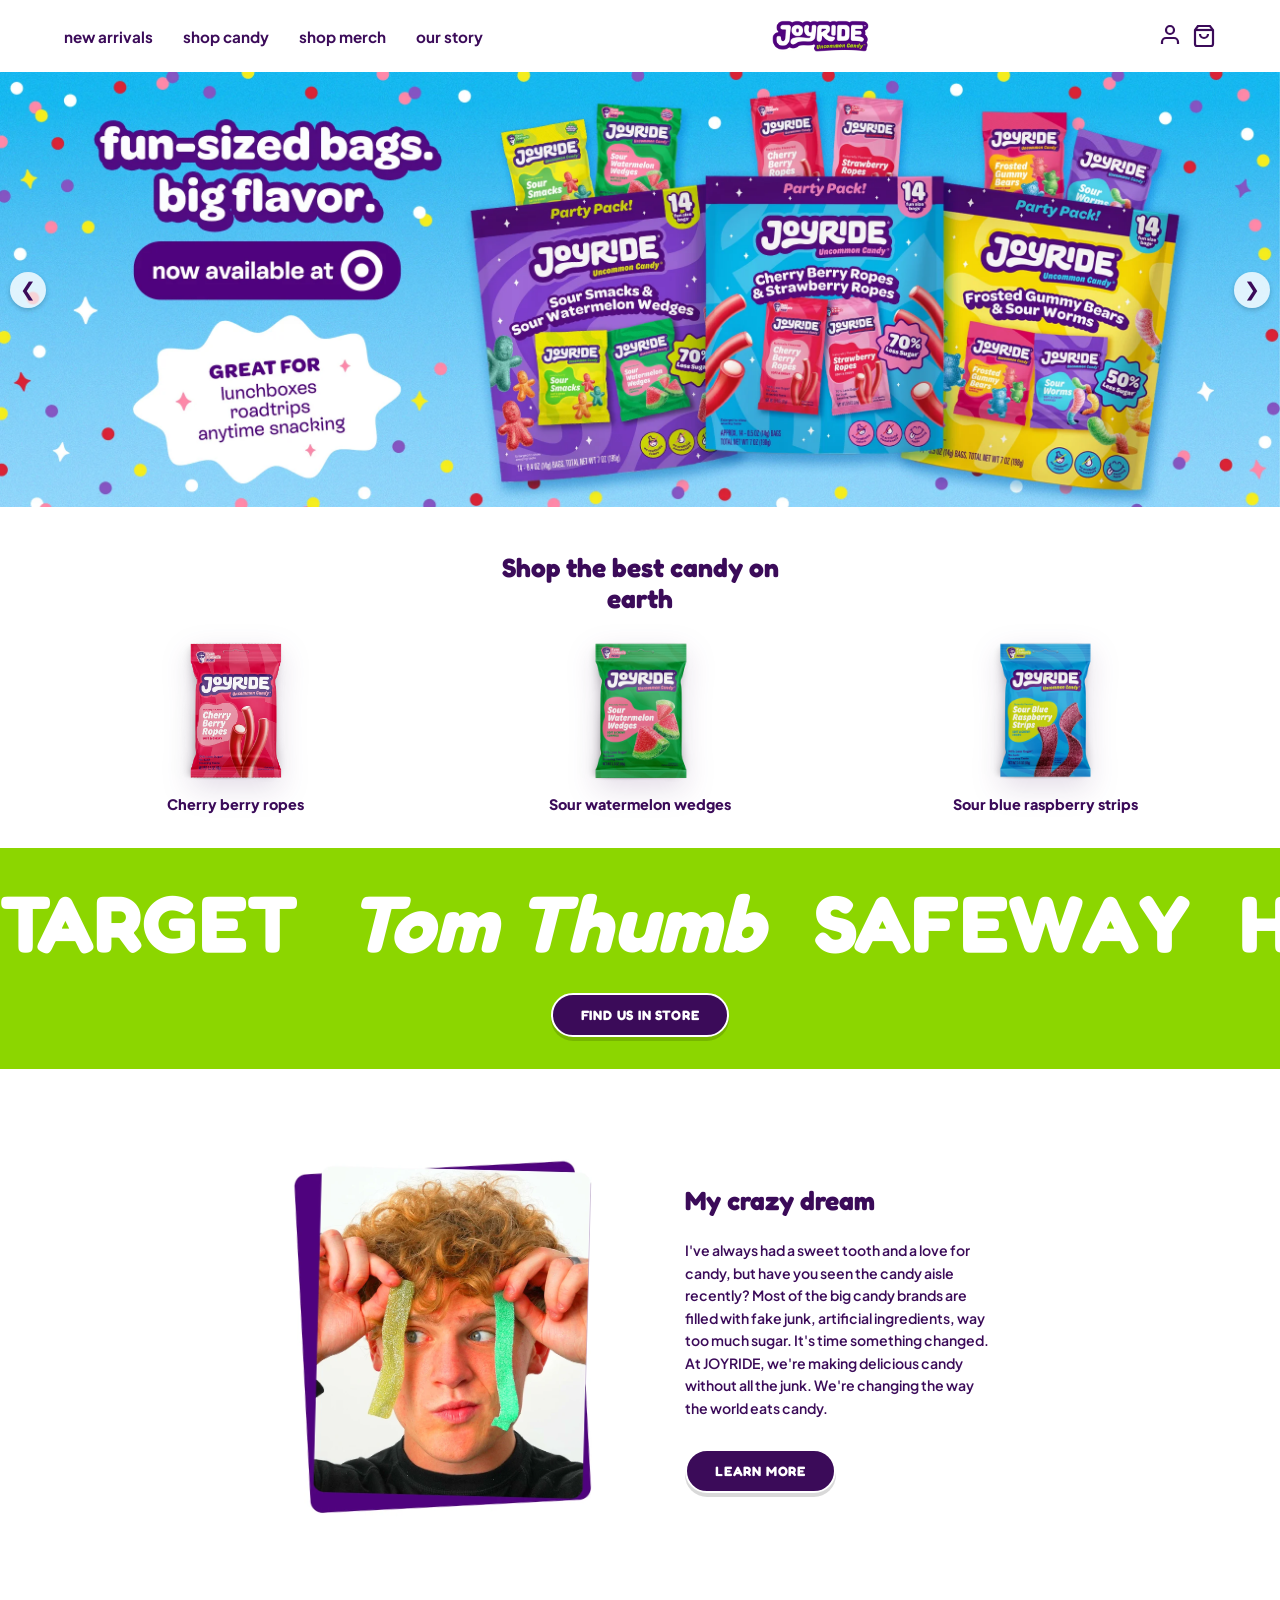
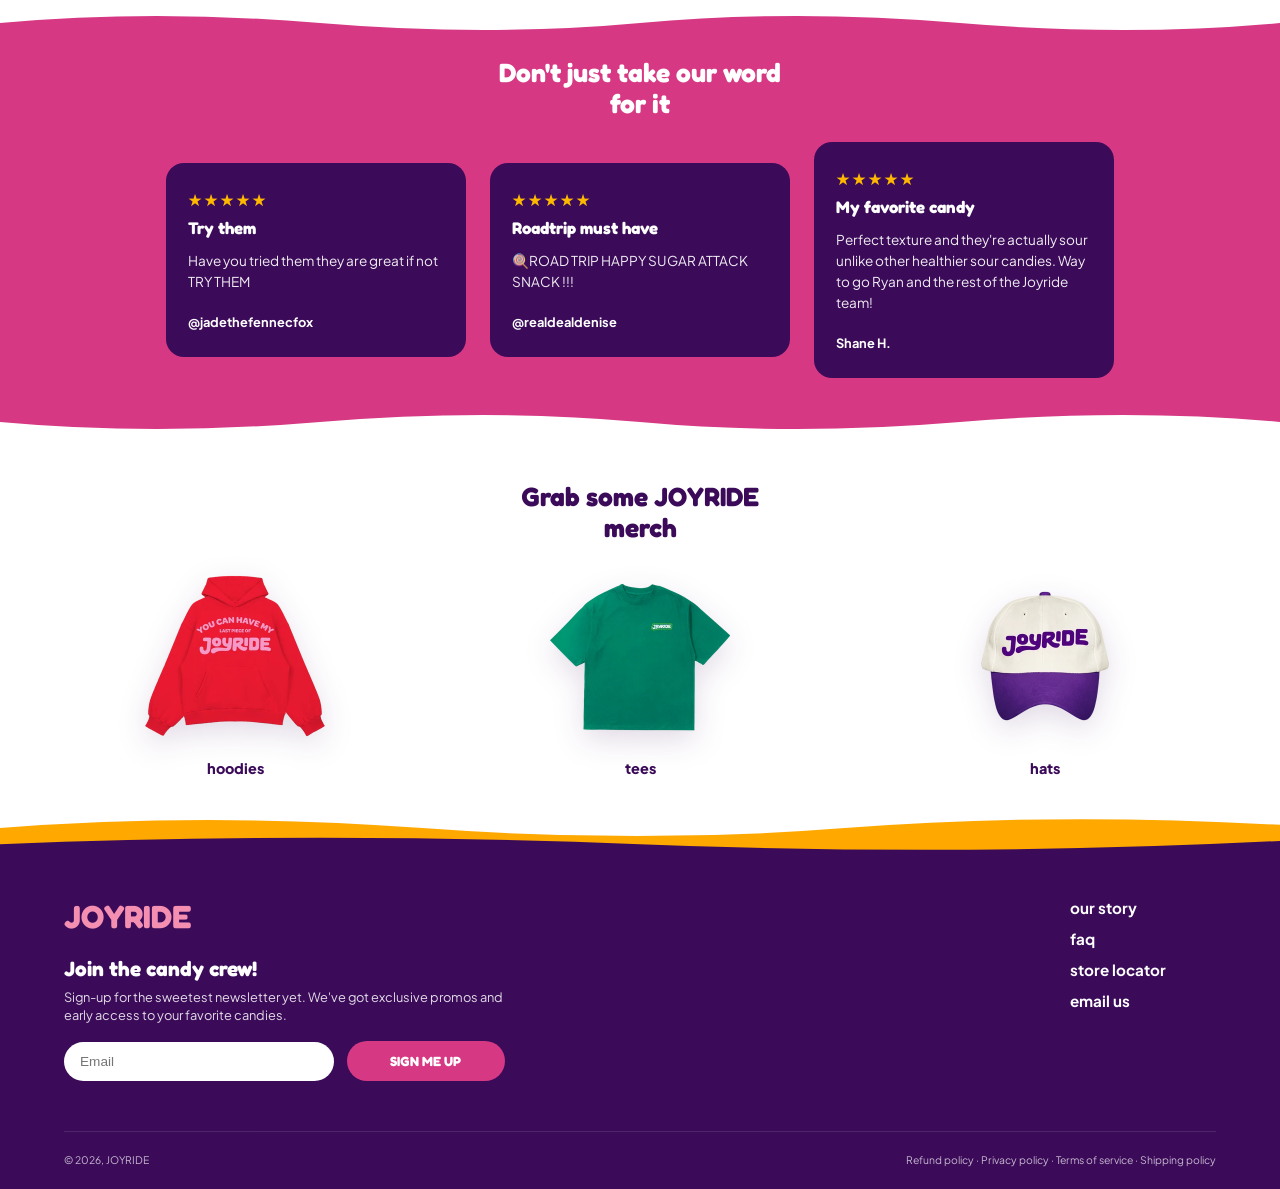
<file: index.html>
<!DOCTYPE html>
<html lang="en">
<head>
    <meta charset="UTF-8">
    <meta name="viewport" content="width=device-width, initial-scale=1.0">
    <title>JOYRIDE Sweets</title>
	<!-- https://www.w3schools.com/html/html_favicon.asp -->
	<link rel="icon" type="image/x-icon" href="/images/favicon_joyride.webp">
    <link rel="stylesheet" href="styles/style.css">
</head>
<body>
	<a href="#content">Skip to content</a>

    <!-- 1. HEADER -->
    <header>
		<!-- Laten maken door gemini -->
        <button aria-label="Open menu">
            <svg width="26" height="26" viewBox="0 0 24 24" fill="none" stroke="currentColor" stroke-width="2.5" stroke-linecap="round"><line x1="3" y1="6" x2="21" y2="6"></line><line x1="3" y1="12" x2="21" y2="12"></line><line x1="3" y1="18" x2="21" y2="18"></line></svg>
        </button>

        <nav>
            <a href="index.html">new arrivals</a>
            <a href="index.html">shop candy</a>
            <a href="index.html">shop merch</a>
            <a href="index.html">our story</a>
        </nav>

        <a href="index.html">
            <img src="images/logo.webp" alt="JOYRIDE">
        </a>

        <menu>
            <button aria-label="Account">
                <svg width="24" height="24" viewBox="0 0 24 24" fill="none" stroke="currentColor" stroke-width="2.2"><path d="M20 21v-2a4 4 0 0 0-4-4H8a4 4 0 0 0-4 4v2"></path><circle cx="12" cy="7" r="4"></circle></svg>
            </button>
			<!-- Laten maken door gemini -->
            <button aria-label="Shopping bag">
                <svg width="24" height="24" viewBox="0 0 24 24" fill="none" stroke="currentColor" stroke-width="2.2"><path d="M6 2L3 6v14a2 2 0 0 0 2 2h14a2 2 0 0 0 2-2V6l-3-4z"></path><line x1="3" y1="6" x2="21" y2="6"></line><path d="M16 10a4 4 0 0 1-8 0"></path></svg>
            </button>
        </menu>
    </header>

    <main id="content">
        <!-- SECTIE 1: HERO CAROUSEL -->
        <section>
            <figure>
                <picture class="active">
                    <source media="(min-width: 1024px)" srcset="images/hero_groot.webp">
                    <img src="images/Hero_img.webp" alt="Joyride Hero 1">
                </picture>
                
                <picture>
                    <source media="(min-width: 1024px)" srcset="images/herogroot_2.webp">
                    <img src="images/hero_img2.webp" alt="Joyride Hero 2">
                </picture>

                <button aria-label="Previous slide">❮</button>
                <button aria-label="Next slide">❯</button>
            </figure>
        </section>

        <!-- SECTIE 2: PRODUCT SLIDER -->
        <section>
            <h2>Shop the best candy on<br>earth</h2>

            <figure>
                <button aria-label="Previous product">❮</button>

                <article class="active">
                    <a href="product.html">
                        <img src="images/CherryBerry.webp" alt="Cherry berry ropes">
                        <p>Cherry berry ropes</p>
                    </a>
                </article>

                <article>
                    <a href="product.html">
                        <img src="images/Watermelon.webp" alt="Sour watermelon wedges">
                        <p>Sour watermelon wedges</p>
                    </a>
                </article>

                <article>
                    <a href="product.html">
                        <img src="images/SourStrips.webp" alt="Sour blue raspberry strips">
                        <p>Sour blue raspberry strips</p>
                    </a>
                </article>

                <button aria-label="Next product">❯</button>
            </figure>
        </section>

        <!-- SECTIE 3:BANNER-->
        <section>
            <ul>
                <!-- Rijtje 1 -->
                <li>TARGET</li>
                <li><em>Tom Thumb</em></li>
                <li>SAFEWAY</li>
                <li>H-E-B</li>
                <li><em>ACME</em></li>
                
                <!-- Rijtje 2 -->
                <li aria-hidden="true">TARGET</li>
                <li aria-hidden="true"><em>Tom Thumb</em></li>
                <li aria-hidden="true">SAFEWAY</li>
                <li aria-hidden="true">H-E-B</li>
                <li aria-hidden="true"><em>ACME</em></li>
            </ul>
            <a href="#">FIND US IN STORE</a>
        </section>

        <!-- SECTIE 4: RYAN TRAHAN-->
        <section>
            <figure>
                <img src="images/ryan.webp" alt="Ryan Trahan holding candy">
            </figure>
            <article>
                <h2>My crazy dream</h2>
                <p>I've always had a sweet tooth and a love for candy, but have you seen the candy aisle recently? Most of the big candy brands are filled with fake junk, artificial ingredients, way too much sugar. It's time something changed. At JOYRIDE, we're making delicious candy without all the junk. We're changing the way the world eats candy.</p>
                <a href="#">LEARN MORE</a>
            </article>
        </section>

        <!-- SECTIE 5: REVIEWS-->
		 <!-- svg laten maken door gemini -->
        <svg viewBox="0 0 500 50" preserveAspectRatio="none">
            <path d="M0,50 L0,25 Q60,0 125,25 T250,25 T375,25 T500,25 L500,50 Z" fill="#D63884"></path>
        </svg>

        <section>
            <h2>Don't just take our word<br>for it</h2>

            <figure>
                <button aria-label="Previous review">❮</button>

                <article class="active">
                    <p>★★★★★</p>
                    <h3>Try them</h3>
                    <p>Have you tried them they are great if not TRY THEM</p>
                    <strong>@jadethefennecfox</strong>
                </article>

                <article>
                    <p>★★★★★</p>
                    <h3>Roadtrip must have</h3>
                    <p>🍭ROAD TRIP HAPPY SUGAR ATTACK SNACK !!!</p>
                    <strong>@realdealdenise</strong>
                </article>

                <article>
                    <p>★★★★★</p>
                    <h3>My favorite candy</h3>
                    <p>Perfect texture and they're actually sour unlike other healthier sour candies. Way to go Ryan and the rest of the Joyride team!</p>
                    <strong>Shane H.</strong>
                </article>

                <button aria-label="Next review">❯</button>
            </figure>
        </section>
		
		<!-- svg laten maken door gemini -->
        <svg viewBox="0 0 500 50" preserveAspectRatio="none">
            <path d="M0,0 L0,25 Q60,50 125,25 T250,25 T375,25 T500,25 L500,0 Z" fill="#D63884"></path>
        </svg>

        <!-- SECTIE 6: MERCH-->
        <section>
            <h2>Grab some JOYRIDE<br>merch</h2>

            <figure>
                <button aria-label="Previous merch">❮</button>

                <article class="active">
                    <img src="images/Trui.webp" alt="Joyride Hoodie">
                    <p>hoodies</p>
                </article>

                <article>
                    <img src="images/shirt.webp" alt="Joyride Tee">
                    <p>tees</p>
                </article>

                <article>
                    <img src="images/pet.webp" alt="Joyride Hat">
                    <p>hats</p>
                </article>

                <button aria-label="Next merch">❯</button>
            </figure>
        </section>
    </main>

    <!-- 7. FOOTER-->
	 <!-- Svg laten maken door gemini -->
    <svg viewBox="0 0 500 70" preserveAspectRatio="none">
        <path d="M0,70 L0,25 Q80,0 165,25 T330,25 T500,20 L500,70 Z" fill="#FFA800"></path>
        <path d="M0,70 L0,50 Q125,30 250,50 T500,45 L500,70 Z" fill="#3B0B59"></path>
    </svg>

    <footer>
        <section>
            <h3>JOYRIDE</h3>
            <ul>
                <li><a href="#">our story</a></li>
                <li><a href="#">faq</a></li>
                <li><a href="#">store locator</a></li>
                <li><a href="#">email us</a></li>
            </ul>

            <form>
                <h4>Join the candy crew!</h4>
                <p>Sign-up for the sweetest newsletter yet. We've got exclusive promos and early access to your favorite candies.</p>
                <input type="email" placeholder="Email">
                <button type="button">SIGN ME UP</button>
            </form>
        </section>

        <small>
            <p>© 2026, JOYRIDE</p>
            <p>Refund policy · Privacy policy · Terms of service · Shipping policy</p>
        </small>
    </footer>

    <script src="scripts/script.js"></script>
</body>
</html>
</file>
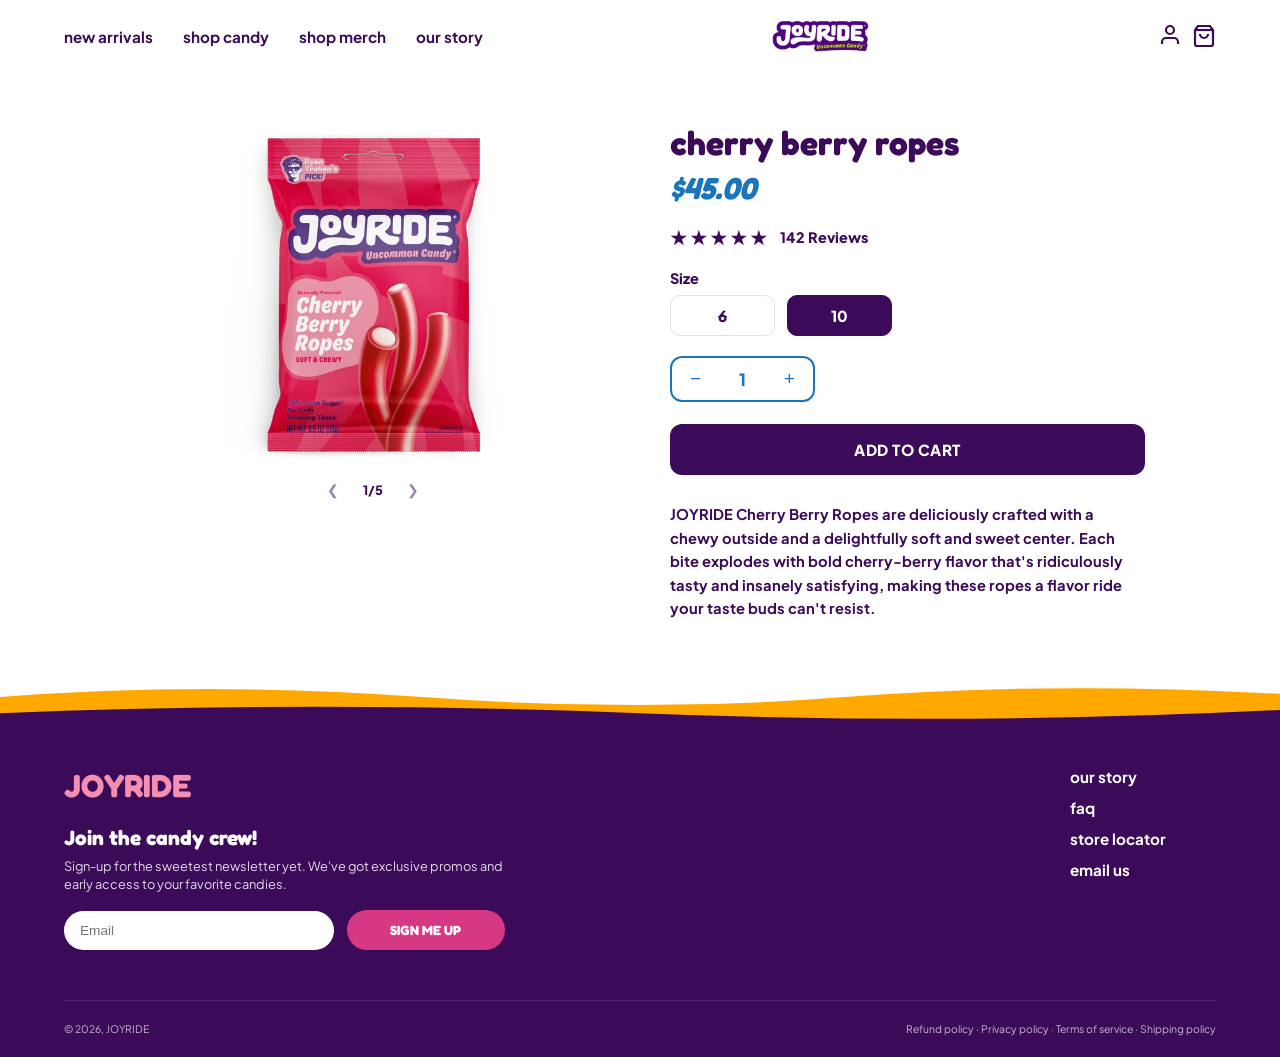
<file: product.html>
<!DOCTYPE html>
<html lang="en">
<head>
    <meta charset="UTF-8">
    <meta name="viewport" content="width=device-width, initial-scale=1.0">
    <title>Cherry Berry Ropes - JOYRIDE</title>
    <!-- https://www.w3schools.com/html/html_favicon.asp -->
    <link rel="icon" type="image/x-icon" href="/images/favicon_joyride.webp">
    <link rel="stylesheet" href="styles/style.css">
</head>
<body>

    <!-- 1. HEADER-->
    <header>
        <!-- svg laten maken door gemini -->
        <button aria-label="Open menu">
            <svg width="26" height="26" viewBox="0 0 24 24" fill="none" stroke="currentColor" stroke-width="2.5" stroke-linecap="round"><line x1="3" y1="6" x2="21" y2="6"></line><line x1="3" y1="12" x2="21" y2="12"></line><line x1="3" y1="18" x2="21" y2="18"></line></svg>
        </button>

        <nav>
            <a href="index.html">new arrivals</a>
            <a href="index.html">shop candy</a>
            <a href="index.html">shop merch</a>
            <a href="index.html">our story</a>
        </nav>

        <a href="index.html">
            <img src="images/logo.webp" alt="JOYRIDE">
        </a>

        <menu>
            <!-- svg laten maken door gemini -->
            <button aria-label="Account">
                <svg width="24" height="24" viewBox="0 0 24 24" fill="none" stroke="currentColor" stroke-width="2.2"><path d="M20 21v-2a4 4 0 0 0-4-4H8a4 4 0 0 0-4 4v2"></path><circle cx="12" cy="7" r="4"></circle></svg>
            </button>
            <!-- svg laten maken door gemini -->
            <button aria-label="Shopping bag">
                <svg width="24" height="24" viewBox="0 0 24 24" fill="none" stroke="currentColor" stroke-width="2.2"><path d="M6 2L3 6v14a2 2 0 0 0 2 2h14a2 2 0 0 0 2-2V6l-3-4z"></path><line x1="3" y1="6" x2="21" y2="6"></line><path d="M16 10a4 4 0 0 1-8 0"></path></svg>
            </button>
        </menu>
    </header>

    <!-- 2. PRODUCT DETAIL SECTIE-->
    <main>
        <section>
            
            <!--Afbeelding en teller -->
            <figure>
                <img src="images/CherryBerry.webp" alt="Cherry Berry Ropes">
                <figcaption>
                    <button type="button" aria-label="Previous image">❮</button>
                    <output>1/5</output>
                    <button type="button" aria-label="Next image">❯</button>
                </figcaption>
            </figure>

            <!--Alle informatie en knoppen -->
            <article>
                <h1>cherry berry ropes</h1>
                <p>$45.00</p>
                <p>★★★★★ <strong>142 Reviews</strong></p>

                <form>
                    <!--Size knoppen -->
                    <fieldset>
                        <legend>Size</legend>
                        <button type="button"><s>6</s></button>
                        <button type="button">10</button>
                    </fieldset>

                    <!--Aantal (- 1 +) -->
                    <fieldset>
                        <button type="button" aria-label="Decrease quantity">−</button>
                        <output>1</output>
                        <button type="button" aria-label="Increase quantity">+</button>
                    </fieldset>

                    <!-- Winkelwagen knop -->
                    <button type="submit">ADD TO CART</button>
                </form>

                <!-- Beschrijving -->
                <p>
                    JOYRIDE Cherry Berry Ropes are deliciously crafted with a chewy outside and a delightfully soft and sweet center. Each bite explodes with bold cherry-berry flavor that's ridiculously tasty and insanely satisfying, making these ropes a flavor ride your taste buds can't resist.
                </p>
            </article>

        </section>
    </main>

    <!-- 3. FOOTER-->
     <!-- svg laten maken door gemini -->
    <svg viewBox="0 0 500 70" preserveAspectRatio="none">
        <path d="M0,70 L0,25 Q80,0 165,25 T330,25 T500,20 L500,70 Z" fill="#FFA800"></path>
        <path d="M0,70 L0,50 Q125,30 250,50 T500,45 L500,70 Z" fill="#3B0B59"></path>
    </svg>

    <footer>
        <section>
            <h3>JOYRIDE</h3>
            <ul>
                <li><a href="#">our story</a></li>
                <li><a href="#">faq</a></li>
                <li><a href="#">store locator</a></li>
                <li><a href="#">email us</a></li>
            </ul>

            <form>
                <h4>Join the candy crew!</h4>
                <p>Sign-up for the sweetest newsletter yet. We've got exclusive promos and early access to your favorite candies.</p>
                <input type="email" placeholder="Email">
                <button type="button">SIGN ME UP</button>
            </form>
        </section>

        <small>
            <p>© 2026, JOYRIDE</p>
            <p>Refund policy · Privacy policy · Terms of service · Shipping policy</p>
        </small>
    </footer>

</body>
</html>
</file>
<file: styles/style.css>
/* ==============
   VARIABLE FONTS
   ============== */
@font-face {
    font-family: 'Fredoka';
    font-style: normal;
    font-weight: 300 700;
    font-display: swap;
    src: url('../fonts/Fredoka-VariableFont_wdth,wght.woff2') format('woff2'); 
} 
/* https://fonts.google.com/specimen/Fredoka */

@font-face {
    font-family: 'Plus Jakarta Sans';
    font-style: normal;
    font-weight: 200 800;
    font-display: swap;
    src: url('../fonts/PlusJakartaSans-VariableFont_wght.woff2') format('woff2');
}
/* https://fonts.google.com/specimen/Plus+Jakarta+Sans?preview.script=Latn */

/* ==========
   VARIABELEN
   ========== */
:root {
    --purple: #3B0B59;
    --hero-blue: #6AD1F7;
    --lime-green: #8CD600;
    --magenta: #D63884;
    --orange-wave: #FFA800;
    --white: #FFFFFF;
}

* {
    margin: 0;
    padding: 0;
    box-sizing: border-box;
}

body {
    font-family: 'Plus Jakarta Sans', sans-serif;
    background-color: var(--white);
    color: var(--purple);
    overflow-x: hidden;
    text-align: center;
}

h1, h2, h3, h4 {
    font-family: 'Fredoka', sans-serif;
}

main h2 {
    font-size: 1.65rem;
    line-height: 1.15;
    font-weight: 800;
    color: var(--purple);
    margin-bottom: 24px;
}

/* Paarse knoppen in Sectie 3 en Sectie 4 */
main > section:nth-of-type(3) a,
main > section:nth-of-type(4) a {
    display: inline-block;
    background-color: var(--purple);
    color: var(--white);
    font-family: 'Fredoka', sans-serif;
    font-size: 0.85rem;
    font-weight: 700;
    letter-spacing: 0.8px;
    text-decoration: none;
    padding: 12px 28px;
    border-radius: 99px;
    border: 2px solid var(--white);
    box-shadow: 0 4px 0 rgba(0, 0, 0, 0.15);
    text-transform: uppercase;
}

/* ===================
   SKIP CONTENT KNOP
   ==================*/
body > a {
    position: fixed;
    top: 0;
    left: 0;
    z-index: 999; 
    background-color: rgba(104, 18, 137, 0.92); 
    color: var(--white);
    font-family: 'Plus Jakarta Sans', sans-serif;
    font-weight: 700;
    font-size: 1rem;
    letter-spacing: 0.5px;
    text-decoration: none;
    padding: 16px 28px;
    border-radius: 14px;
    border: 2.5px solid var(--white);
    
    transform: translateY(-200%);
    
}

body > a:focus {
    transform: translateY(0);
}


/* ==========
   1. HEADER
   ========== */
header {
    display: flex;
    justify-content: space-between;
    align-items: center;
    padding: 14px 18px;
    background-color: var(--white);
    position: sticky;
    top: 0;
    z-index: 100;
}

header button {
    background: none;
    border: none;
    color: var(--purple);
    cursor: pointer;
    display: flex;
    align-items: center;
}

header img {
    height: 32px; 
    width: auto;
    display: block;
}

header nav, 
header menu button:first-of-type { 
    display: none; 
}

header menu { 
    display: flex; 
    gap: 10px; 
    list-style: none;
}

/* =======================
   SECTIE 1: HERO CAROUSEL
   ======================= */
main > section:nth-of-type(1):not(:only-of-type) {
    width: 100%;
    background-color: var(--hero-blue);
}

main > section:nth-of-type(1):not(:only-of-type) figure {
    position: relative;
    width: 100%;
    overflow: hidden;
}

main > section:nth-of-type(1):not(:only-of-type) picture {
    display: none;
    width: 100%;
}

main > section:nth-of-type(1):not(:only-of-type) picture.active {
    display: block;
}

main > section:nth-of-type(1):not(:only-of-type) img {
    width: 100%;
    height: auto;
    display: block;
}

main > section:nth-of-type(1):not(:only-of-type) button {
    position: absolute;
    top: 50%;
    transform: translateY(-50%);
    background: rgba(255, 255, 255, 0.8);
    color: var(--purple);
    border: none;
    border-radius: 50%;
    width: 36px;
    height: 36px;
    font-size: 1.2rem;
    cursor: pointer;
    display: flex;
    align-items: center;
    justify-content: center;
    box-shadow: 0 2px 5px rgba(0,0,0,0.2);
}

main > section:nth-of-type(1):not(:only-of-type) button:first-of-type { left: 10px; }
main > section:nth-of-type(1):not(:only-of-type) button:last-of-type { right: 10px; }

/* ==========================================
   SECTIE 2 (PRODUCTEN) & SECTIE 6 (MERCH)
   ========================================== */
main > section:nth-of-type(2), 
main > section:nth-of-type(6) {
    padding: 45px 16px 35px;
}

main > section:nth-of-type(2) figure, 
main > section:nth-of-type(6) figure {
    display: flex;
    align-items: center;
    justify-content: space-between;
    max-width: 340px;
    margin: 0 auto;
}

main > section:nth-of-type(2) button, 
main > section:nth-of-type(6) button {
    background: none;
    border: none;
    color: var(--purple);
    cursor: pointer;
    padding: 8px;
    font-size: 1.5rem;
}

/* Verberg inactieve slides voor Producten, Reviews en Merch */
main > section:nth-of-type(2) article,
main > section:nth-of-type(5) article,
main > section:nth-of-type(6) article {
    display: none;
    width: 100%;
}

main > section:nth-of-type(2) article.active,
main > section:nth-of-type(5) article.active,
main > section:nth-of-type(6) article.active {
    display: block;
}

main > section:nth-of-type(2) a {
    text-decoration: none;
}

main > section:nth-of-type(2) img {
    width: 145px; 
    height: auto;
    margin: 0 auto 14px;
    display: block;
    filter: drop-shadow(0 10px 15px rgba(59, 11, 89, 0.15));
}

main > section:nth-of-type(6) img {
    width: 180px;
    height: auto;
    margin: 0 auto 14px;
    display: block;
    filter: drop-shadow(0 10px 15px rgba(59, 11, 89, 0.15));
}

main > section:nth-of-type(2) p, 
main > section:nth-of-type(6) p {
    font-weight: 800;
    font-size: 0.9rem;
    line-height: 1.2;
    color: var(--purple);
}

/* ==========================================
   SECTIE 3: BANNER
   ========================================== */
main > section:nth-of-type(3) {
    background-color: var(--lime-green);
    padding: 26px 0 32px;
    overflow: hidden; 
}

main > section:nth-of-type(3) ul {
    list-style: none;
    display: flex;
    align-items: center;
    gap: 50px; 
    padding-right: 50px; 
    width: max-content; 
    color: var(--white);
    font-family: 'Fredoka', sans-serif;
    font-size: 2.2rem;
    font-weight: 800;
    margin-bottom: 22px;
    
    animation: winkel-slider 12s linear infinite;
}

main > section:nth-of-type(3) li {
    white-space: nowrap; 
}

/* De beweging van rechts naar links*/
@keyframes winkel-slider {
    from {
        transform: translateX(0);
    }
    to {
        transform: translateX(-50%);
    }
}

/* =====================
   SECTIE 4: RYAN TRAHAN
   =====================*/
main > section:nth-of-type(4) {
    padding: 45px 24px 50px;
}

main > section:nth-of-type(4) figure {
    width: 230px;
    height: 260px;
    margin: 0 auto 28px;
    border-radius: 16px;
    transform: rotate(1.5deg);
    overflow: hidden;
}

main > section:nth-of-type(4) img {
    width: 100%;
    height: 100%;
    object-fit: cover;
}

main > section:nth-of-type(4) p {
    font-size: 0.88rem;
    line-height: 1.6;
    font-weight: 600;
    color: var(--purple);
    max-width: 310px;
    margin: 0 auto 24px;
}

/* =================
   SECTIE 5: REVIEWS
   =================*/
main > svg {
    display: block;
    width: 100%;
    height: 28px;
}

main > section:nth-of-type(5) {
    background-color: var(--magenta);
    padding: 20px 20px 30px;
}

main > section:nth-of-type(5) h2 {
    color: var(--white);
}

main > section:nth-of-type(5) figure {
    display: flex;
    align-items: center;
    justify-content: space-between;
    max-width: 360px;
    margin: 0 auto;
}

main > section:nth-of-type(5) button {
    background: none;
    border: none;
    color: var(--white);
    cursor: pointer;
    padding: 8px;
    font-size: 1.5rem;
}

main > section:nth-of-type(5) article {
    background-color: var(--purple);
    color: var(--white);
    text-align: left;
    padding: 26px 22px;
    border-radius: 18px;
    max-width: 300px;
    margin: 0 auto;
}

/* Eerste <p> zijn de gele sterren */
main > section:nth-of-type(5) article p:first-of-type {
    color: #FFB800;
    font-size: 1rem;
    letter-spacing: 2px;
    margin-bottom: 8px;
}

main > section:nth-of-type(5) article h3 {
    font-size: 1.05rem;
    margin-bottom: 12px;
}

/* Tweede <p> is de review tekst */
main > section:nth-of-type(5) article p:last-of-type {
    font-size: 0.85rem;
    line-height: 1.55;
    margin-bottom: 18px;
    opacity: 0.92;
}

main > section:nth-of-type(5) article strong {
    font-size: 0.8rem;
    font-weight: 700;
}

/* =========
   7. FOOTER
   ========= */
body > svg {
    display: block;
    width: 100%;
    height: 45px;
}

footer {
    background-color: var(--purple);
    color: var(--white);
    padding: 30px 24px 35px;
}

footer h3 {
    font-size: 2rem;
    color: #F48FB1;
    margin-bottom: 20px;
}

footer ul {
    list-style: none;
    margin-bottom: 35px;
}

footer ul li {
    margin-bottom: 10px;
}

footer ul a {
    color: var(--white);
    text-decoration: none;
    font-weight: 700;
    font-size: 0.95rem;
}

footer form h4 {
    font-size: 1.3rem;
    margin-bottom: 8px;
}

footer form p {
    font-size: 0.8rem;
    opacity: 0.85;
    margin-bottom: 16px;
    line-height: 1.4;
}

footer input {
    width: 100%;
    max-width: 300px;
    padding: 12px 16px;
    border-radius: 99px;
    border: none;
    font-size: 0.85rem;
    margin-bottom: 10px;
}

footer button {
    display: block;
    width: 100%;
    max-width: 300px;
    margin: 0 auto;
    background-color: var(--magenta);
    color: var(--white);
    border: none;
    padding: 12px;
    border-radius: 99px;
    font-family: 'Fredoka', sans-serif;
    font-weight: 700;
    cursor: pointer;
}

footer small {
    display: block;
    font-size: 0.65rem;
    opacity: 0.7;
    line-height: 1.6;
    border-top: 1px solid rgba(255, 255, 255, 0.15);
    padding-top: 20px;
    margin-top: 40px;
}

/* =====================
   PRODUCT DETAIL PAGINA
   =====================*/
main > section:only-of-type {
    padding: 20px 20px 60px;
    text-align: left;
    max-width: 500px;
    margin: 0 auto;
}

main > section:only-of-type figure {
    text-align: center;
    margin-bottom: 24px;
}

main > section:only-of-type figure img {
    width: 100%;
    max-width: 340px;
    height: auto;
    display: block;
    margin: 0 auto 20px;
}

main > section:only-of-type figcaption {
    display: flex;
    justify-content: center;
    align-items: center;
    gap: 24px;
    font-size: 0.8rem;
    font-weight: 800;
}

main > section:only-of-type figcaption button {
    background: none;
    border: none;
    color: var(--purple);
    font-size: 0.9rem;
    opacity: 0.5;
}

main > section:only-of-type h1 {
    font-size: 2.1rem;
    font-weight: 800;
    color: var(--purple);
    margin-bottom: 6px;
}

main > section:only-of-type article > p:nth-of-type(1) {
    font-family: 'Fredoka', sans-serif;
    font-size: 1.9rem;
    font-weight: 800;
    font-style: italic;
    color: #1A75BB;
    margin-bottom: 18px;
}

main > section:only-of-type article > p:nth-of-type(2) {
    font-size: 1.25rem;
    letter-spacing: 2px;
    margin-bottom: 20px;
    display: flex;
    align-items: center;
    gap: 10px;
}

main > section:only-of-type article > p:nth-of-type(2) strong {
    font-size: 0.9rem;
    font-weight: 800;
    letter-spacing: 0;
}

main > section:only-of-type fieldset {
    border: none;
}

main > section:only-of-type fieldset:first-of-type {
    display: flex;
    gap: 12px;
    margin-bottom: 20px;
}

main > section:only-of-type legend {
    font-size: 0.9rem;
    font-weight: 800;
    margin-bottom: 8px;
}

main > section:only-of-type fieldset:first-of-type button {
    width: 105px;
    padding: 10px 0;
    border-radius: 10px;
    font-family: 'Plus Jakarta Sans', sans-serif;
    font-weight: 800;
    font-size: 0.95rem;
}

main > section:only-of-type fieldset:first-of-type button:first-of-type {
    border: 1.5px solid #E2E2E2;
    background-color: var(--white);
    color: var(--purple);
}

main > section:only-of-type fieldset:first-of-type button:last-of-type {
    border: 1.5px solid var(--purple);
    background-color: var(--purple);
    color: var(--white);
}

main > section:only-of-type fieldset:last-of-type {
    display: flex;
    align-items: center;
    justify-content: space-between;
    width: 145px;
    padding: 10px 18px;
    border: 2px solid #1A75BB;
    border-radius: 12px;
    margin-bottom: 22px;
}

main > section:only-of-type fieldset:last-of-type button {
    background: none;
    border: none;
    color: #1A75BB;
    font-size: 1.2rem;
}

main > section:only-of-type fieldset:last-of-type output {
    font-weight: 800;
    font-size: 1.05rem;
    color: #1A75BB;
}

main > section:only-of-type form > button {
    width: 100%;
    background-color: var(--purple);
    color: var(--white);
    border: none;
    border-radius: 12px;
    padding: 16px;
    font-family: 'Plus Jakarta Sans', sans-serif;
    font-size: 0.95rem;
    font-weight: 800;
    letter-spacing: 0.5px;
    margin-bottom: 28px;
}

main > section:only-of-type article > p:last-of-type {
    font-size: 0.92rem;
    line-height: 1.6;
    font-weight: 700;
}

/* ========
   DESKTOP
   ========*/
@media (min-width: 1024px) {
    /* 1. Header */
    header { padding: 20px 5%; }
    header > button { display: none; } 
    header nav { display: flex; gap: 30px; }
    header nav a {
        text-decoration: none;
        color: var(--purple);
        font-weight: 700;
        font-size: 0.95rem;
    }
    header menu button:first-of-type { display: block; }

    /* Sectie 2 (Producten), Sectie 5 (Reviews) & Sectie 6 (Merch) naast elkaar */
    main > section:nth-of-type(2) figure, 
    main > section:nth-of-type(6) figure {
        max-width: 1200px;
        gap: 15px;
        justify-content: center;
    }

    main > section:nth-of-type(5) figure {
        max-width: 1100px;
        gap: 24px;
        justify-content: center;
    }
    
    main > section:nth-of-type(2) article, 
    main > section:nth-of-type(5) article,
    main > section:nth-of-type(6) article {
        display: block !important;
        flex: 1;
        margin: 0;
    }

    /* Verberg slider-knoppen op desktop */
    main > section:nth-of-type(2) button, 
    main > section:nth-of-type(5) button,
    main > section:nth-of-type(6) button {
        display: none;
    }

	/* Sectie 3: Banner */
	main > section:nth-of-type(3) ul {
		font-size: 5rem;
	}

    /* Sectie 4: Ryan Trahan */
    main > section:nth-of-type(4) {
        display: flex;
        align-items: center;
        justify-content: center;
        gap: 80px;
        max-width: 1100px;
        margin: 0 auto;
        text-align: left;
        padding: 80px 24px;
    }
    main > section:nth-of-type(4) figure {
        margin: 0;
        width: 320px;
        height: 380px;
    }
    main > section:nth-of-type(4) article { max-width: 450px; }
    main > section:nth-of-type(4) p { margin: 0 0 30px 0; }

    /* Footer */
    footer {
        text-align: left;
        padding: 40px 5% 20px;
    }
    
    footer > section {
        max-width: 1200px;
        margin: 0 auto;
        display: grid;
        grid-template-columns: 1fr 1fr;
        align-items: start;
    }

    footer h3 {
        grid-column: 1;
        grid-row: 1;
        margin-bottom: 20px;
    }

    footer form {
        grid-column: 1;
        grid-row: 2;
        max-width: 450px;
    }

    footer ul {
        grid-column: 2;
        grid-row: 1 / span 2;
        justify-self: end;
        padding-right: 50px;
        margin-bottom: 0;
    }

    footer form input {
        display: inline-block;
        width: 60%;
        margin-right: 10px;
        margin-bottom: 0;
    }

    footer form button {
        display: inline-block;
        width: 35%;
        margin: 0;
    }

    footer small {
        max-width: 1200px;
        margin: 50px auto 0;
        display: flex;
        justify-content: space-between;
        padding-top: 20px;
        border-top: 1px solid rgba(255, 255, 255, 0.15);
    }

    /* Product Detail Pagina op Desktop */
    main > section:only-of-type {
        max-width: 1050px;
        display: grid;
        grid-template-columns: 1fr 1fr;
        gap: 60px;
        align-items: start;
        padding-top: 50px;
    }
}
</file>
